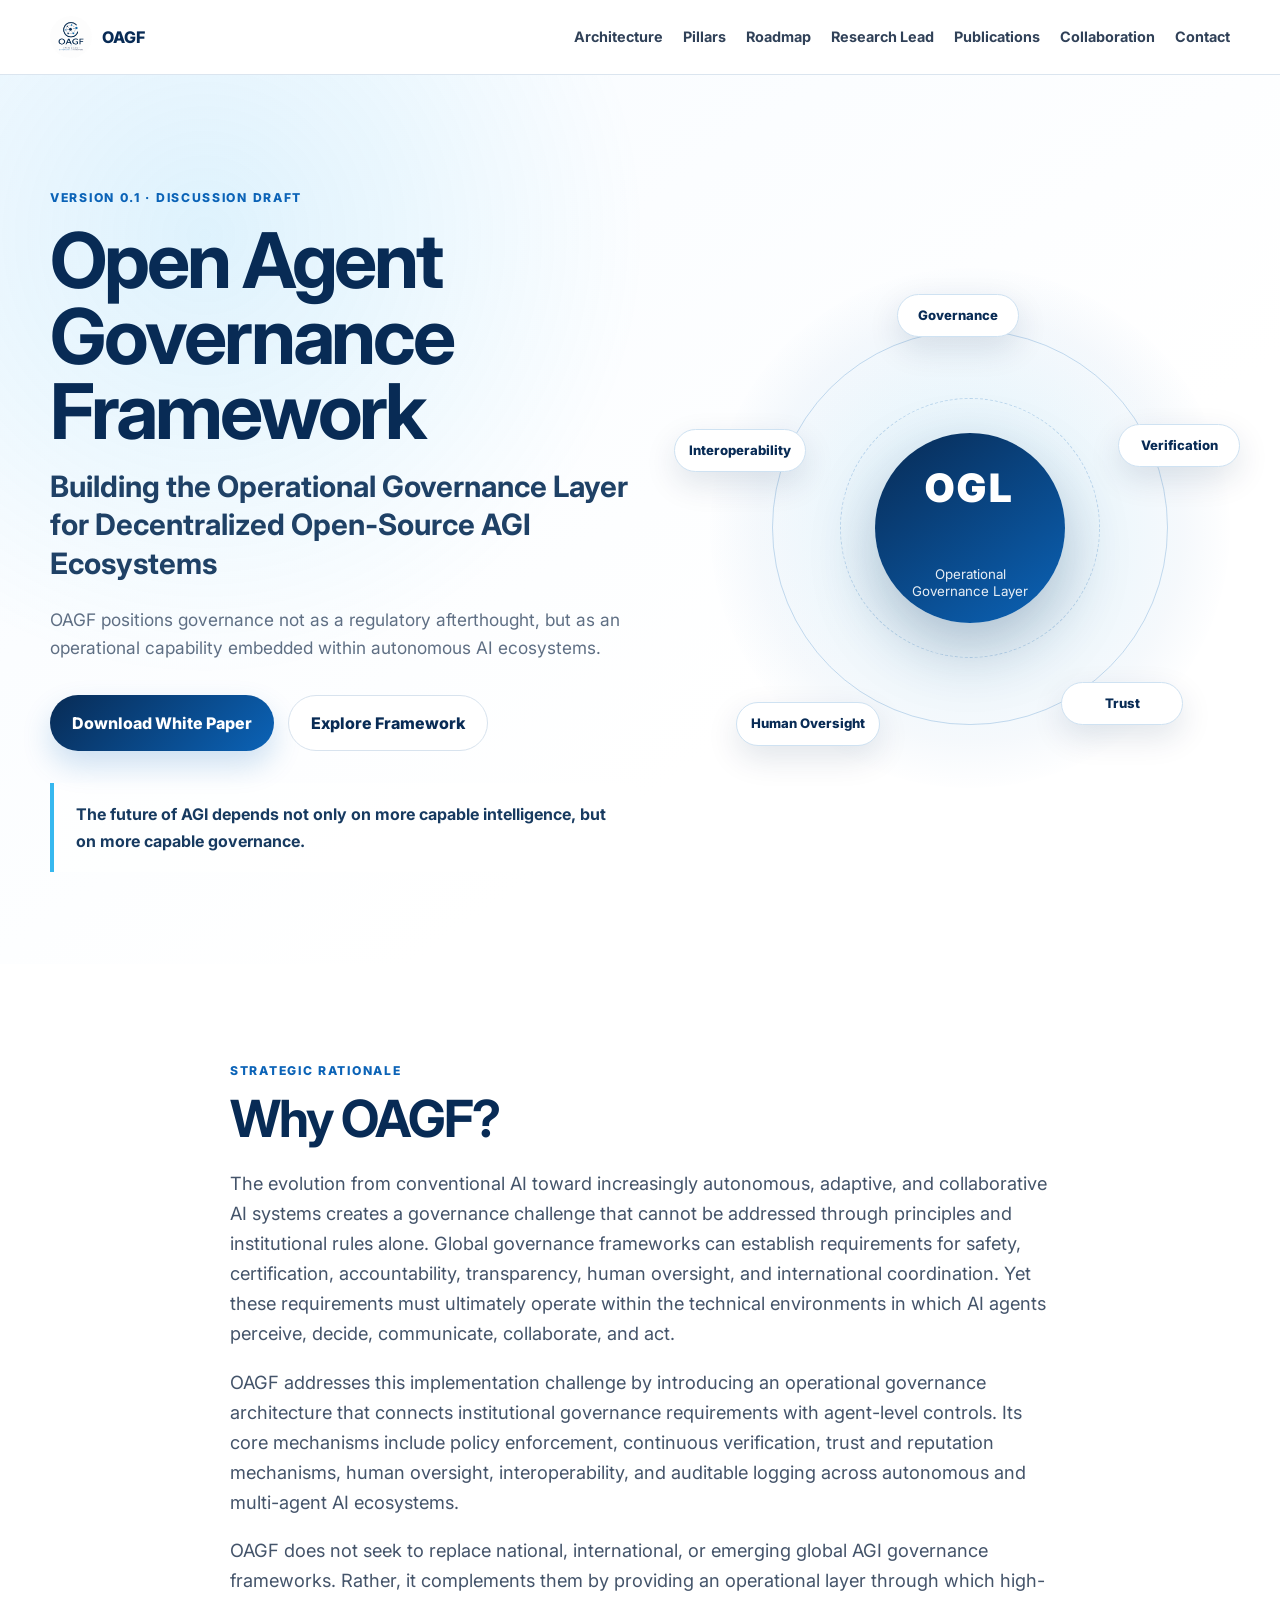
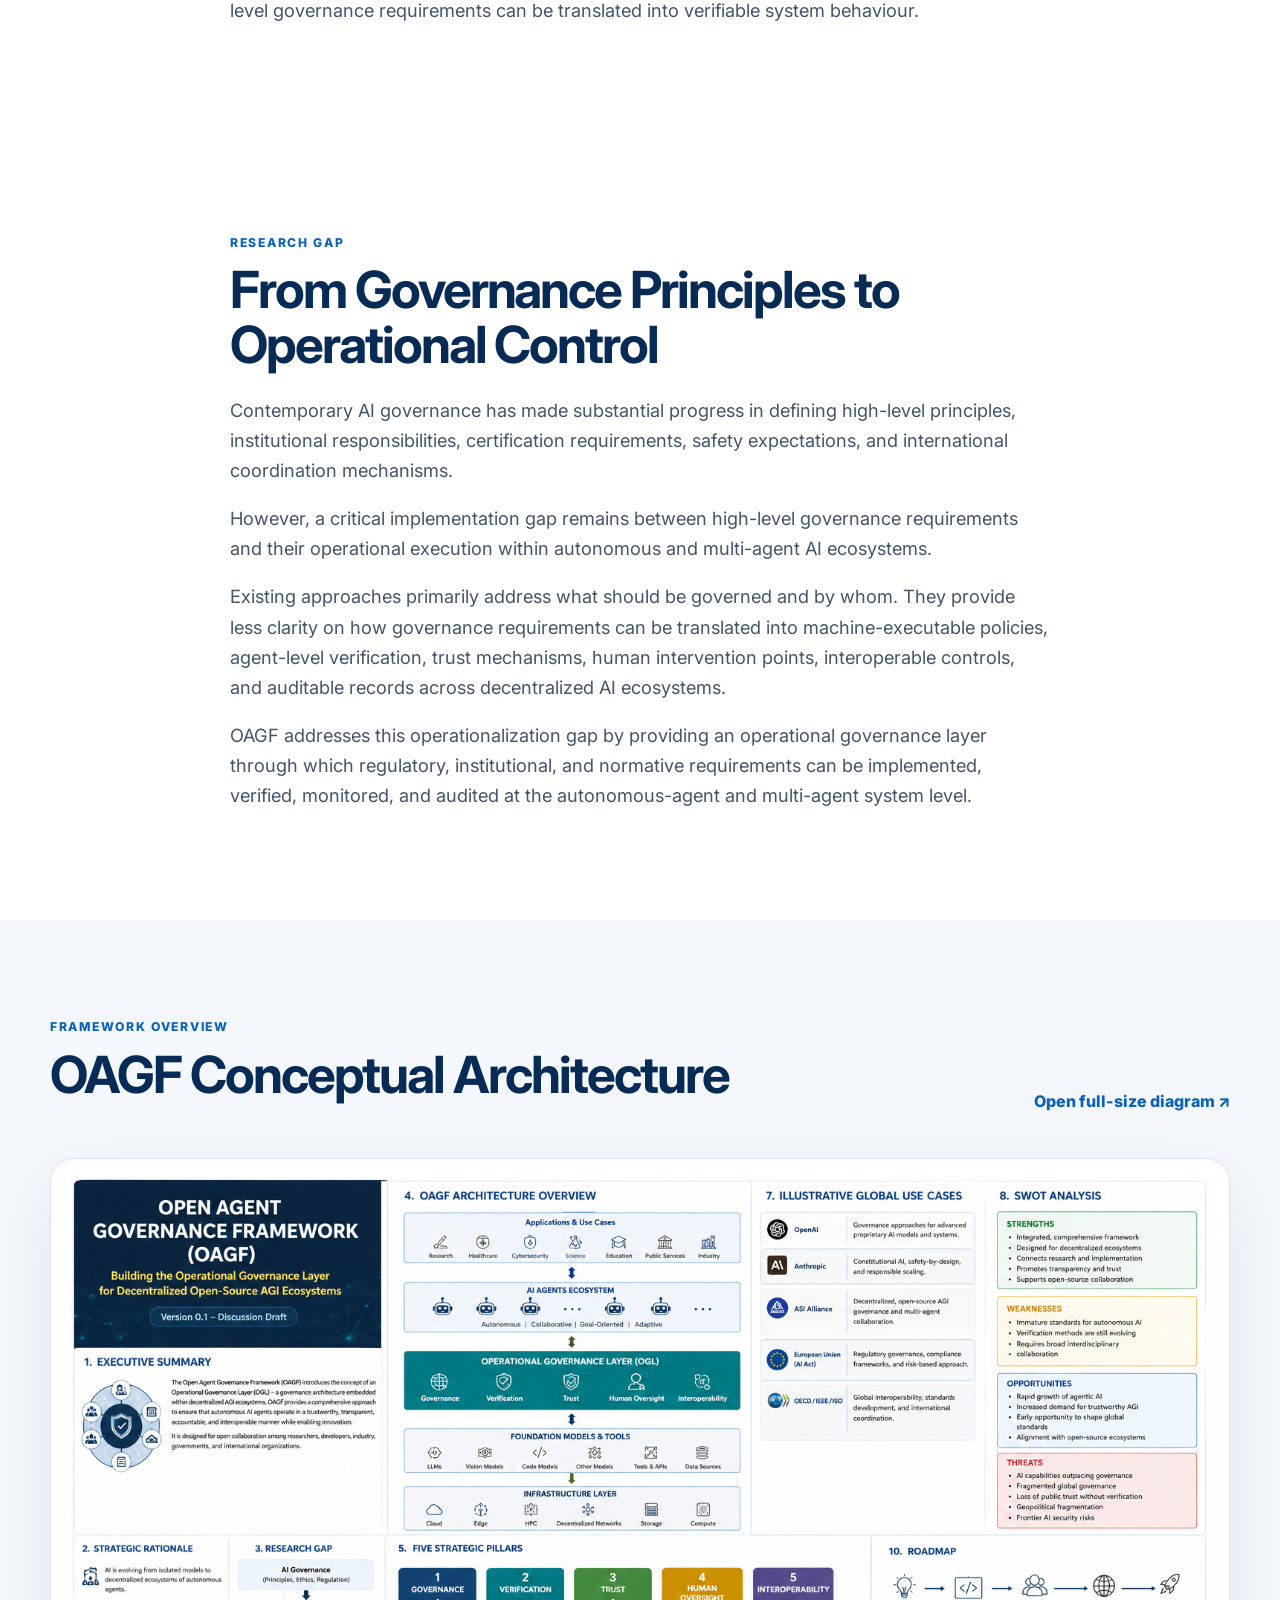
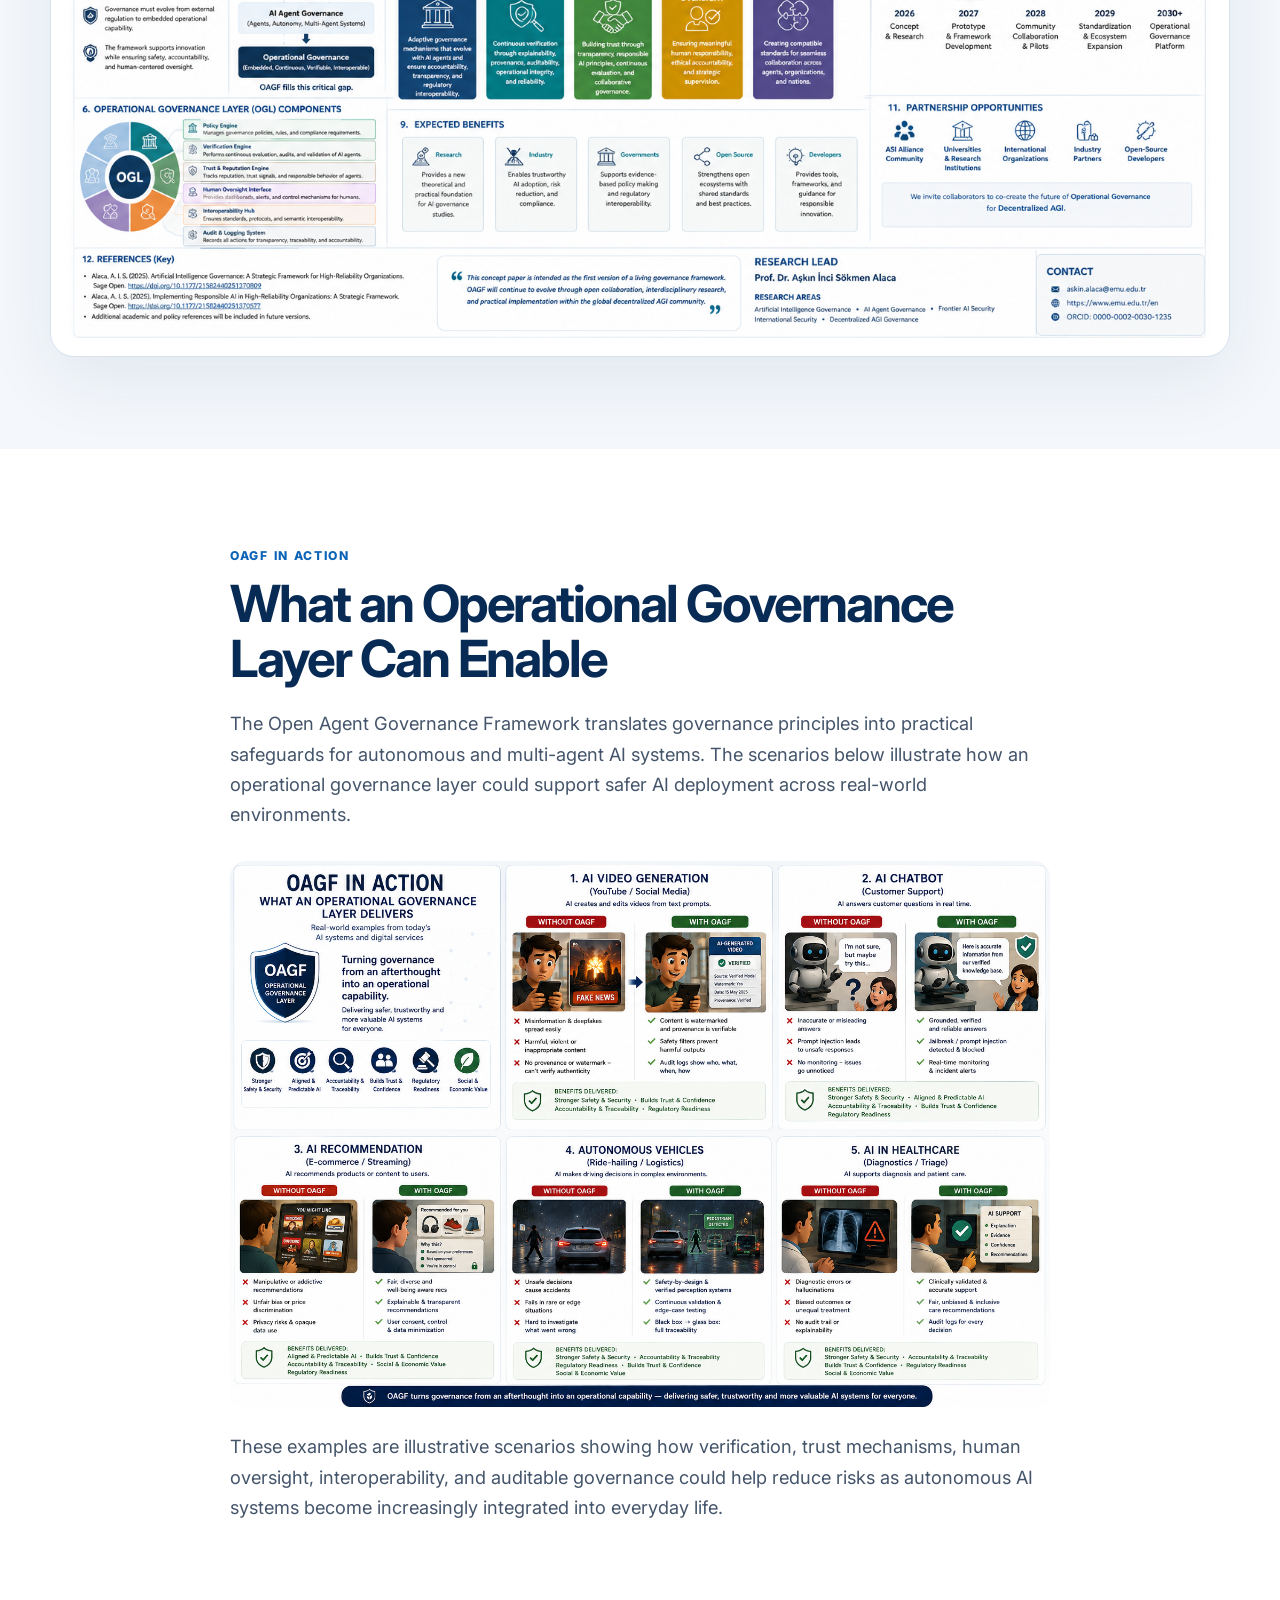
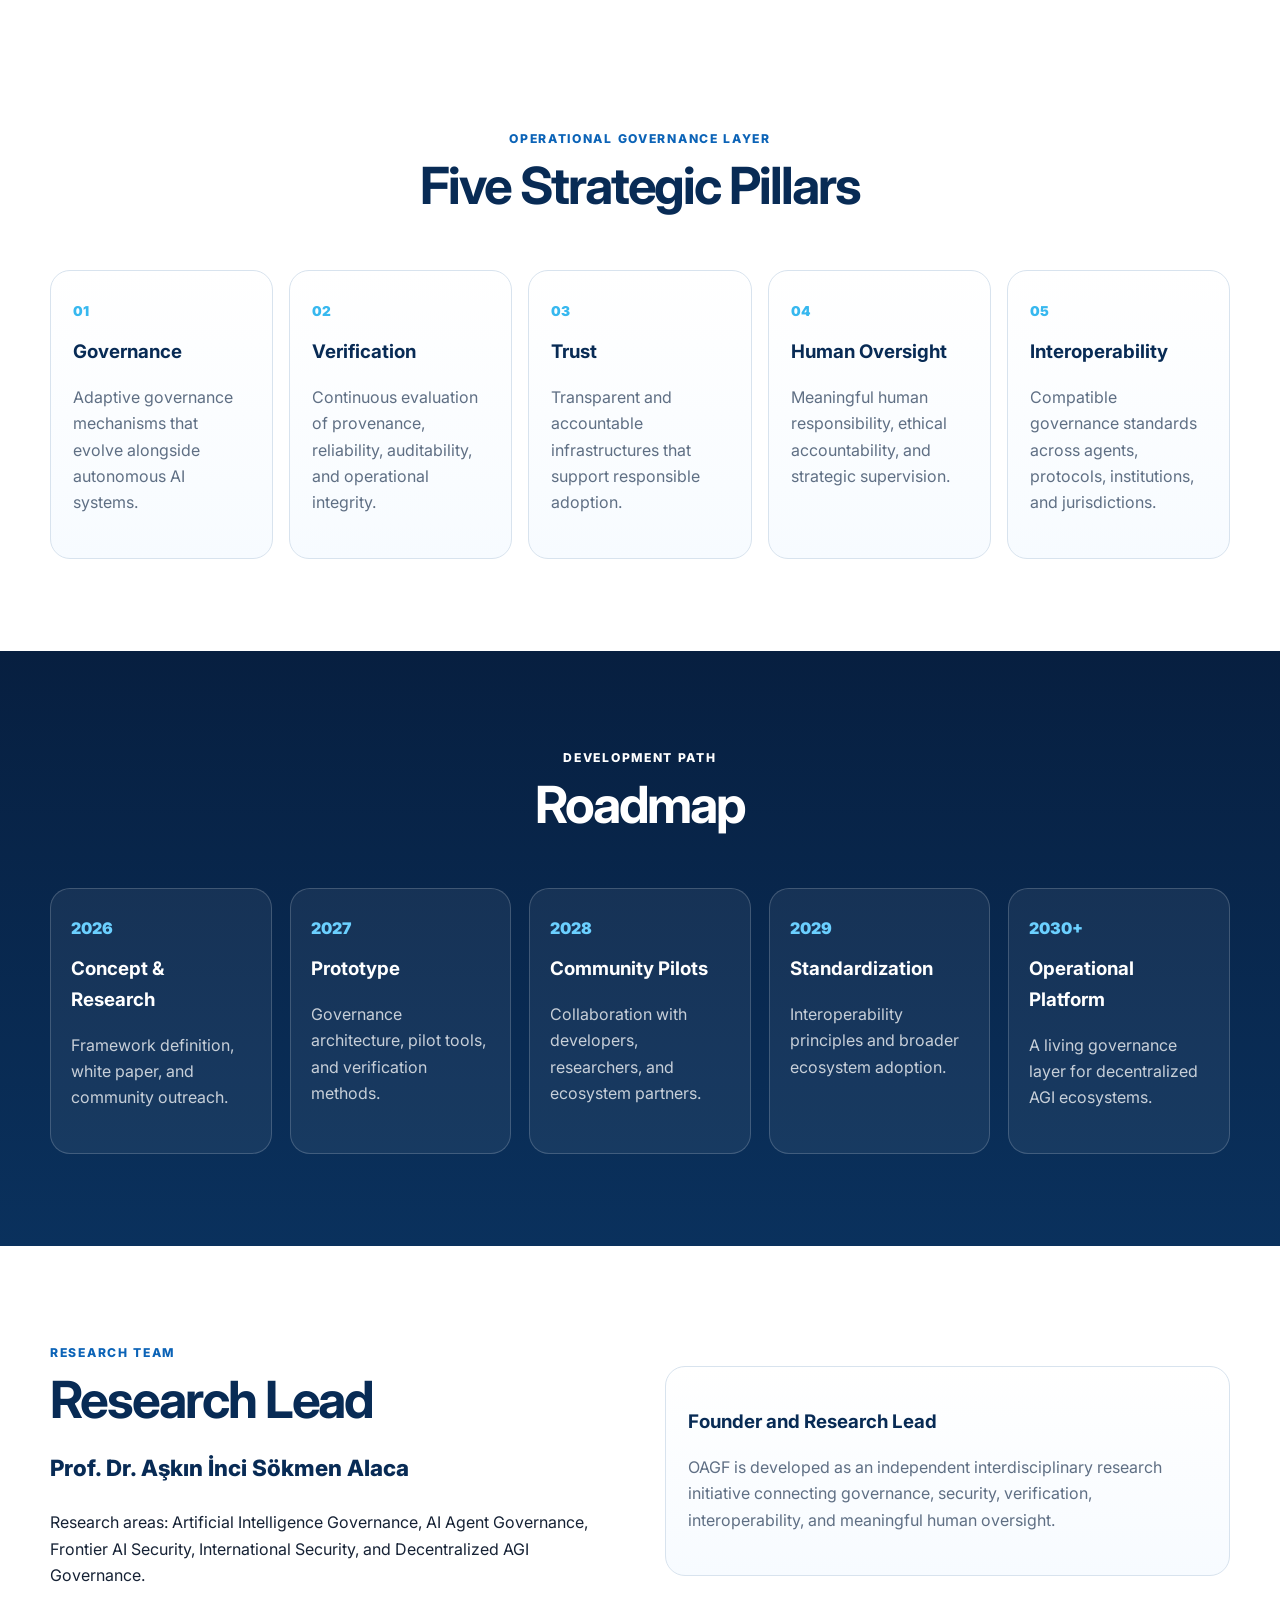
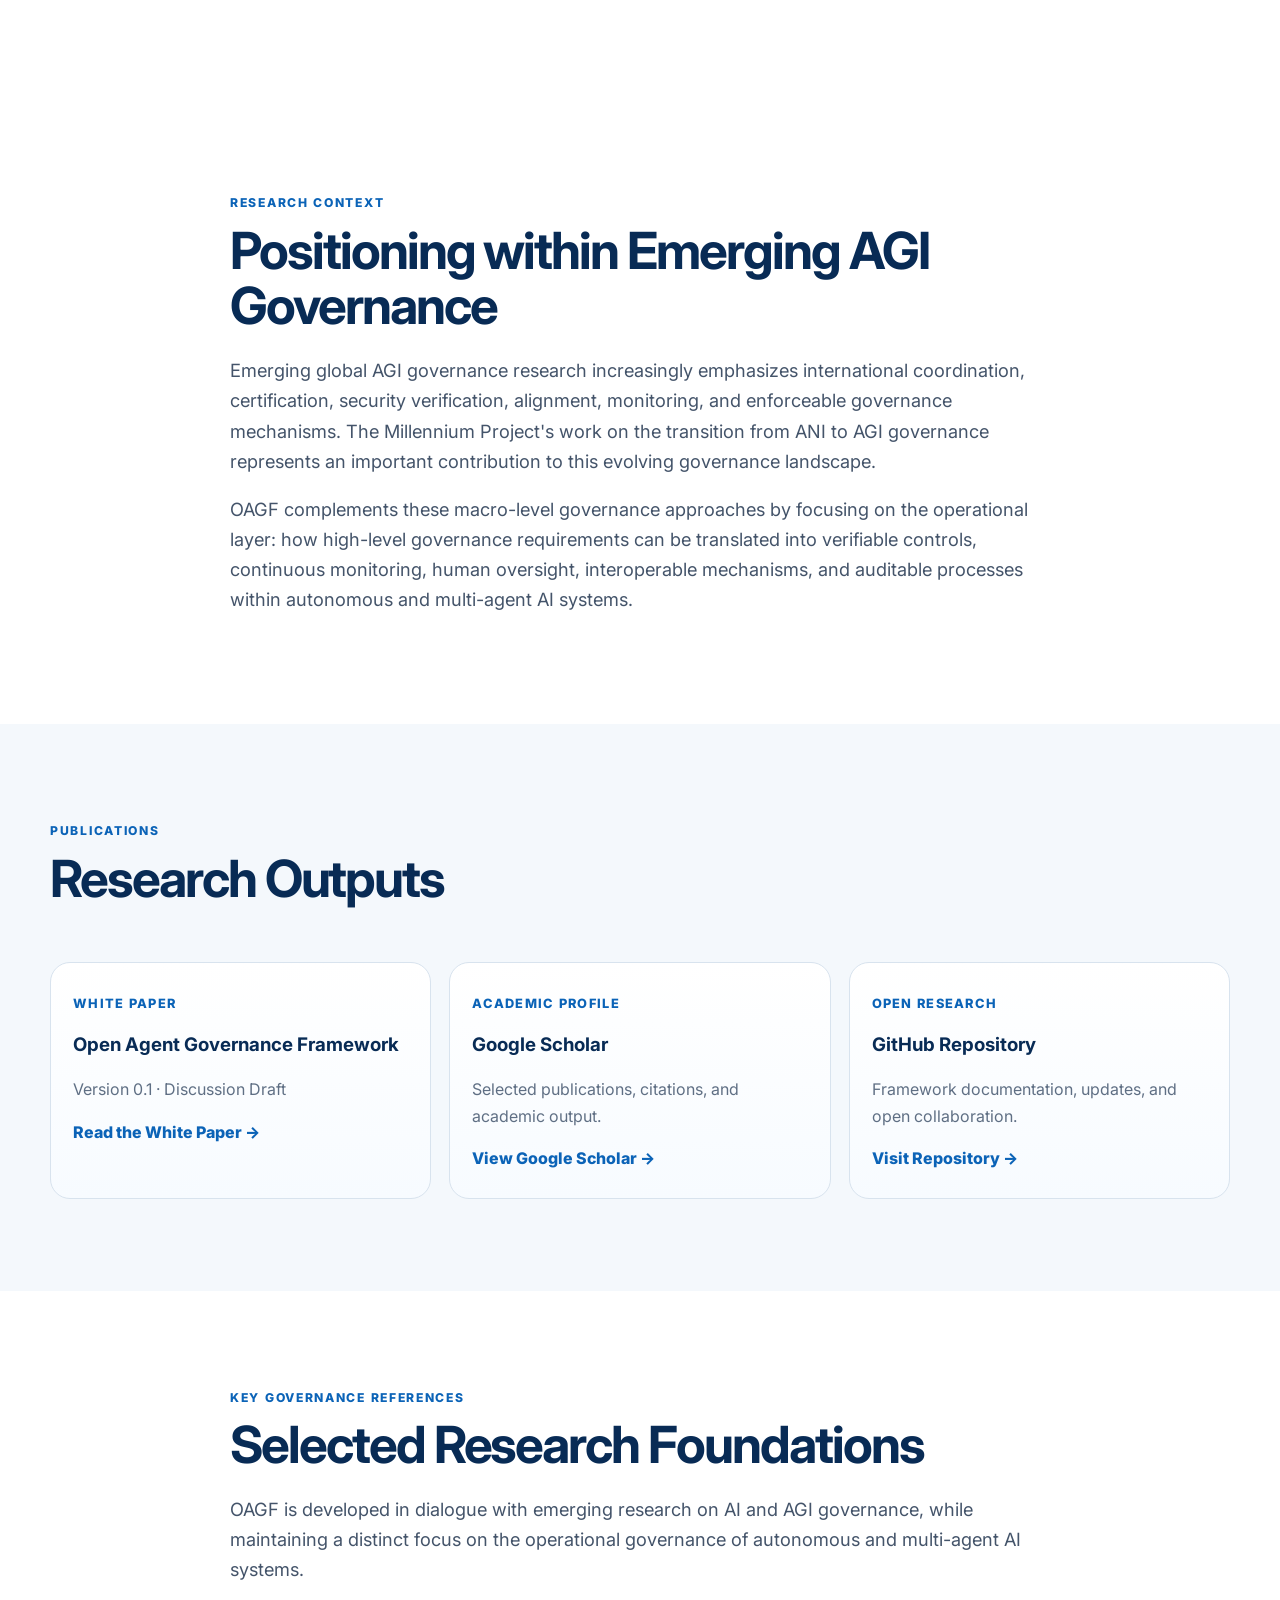
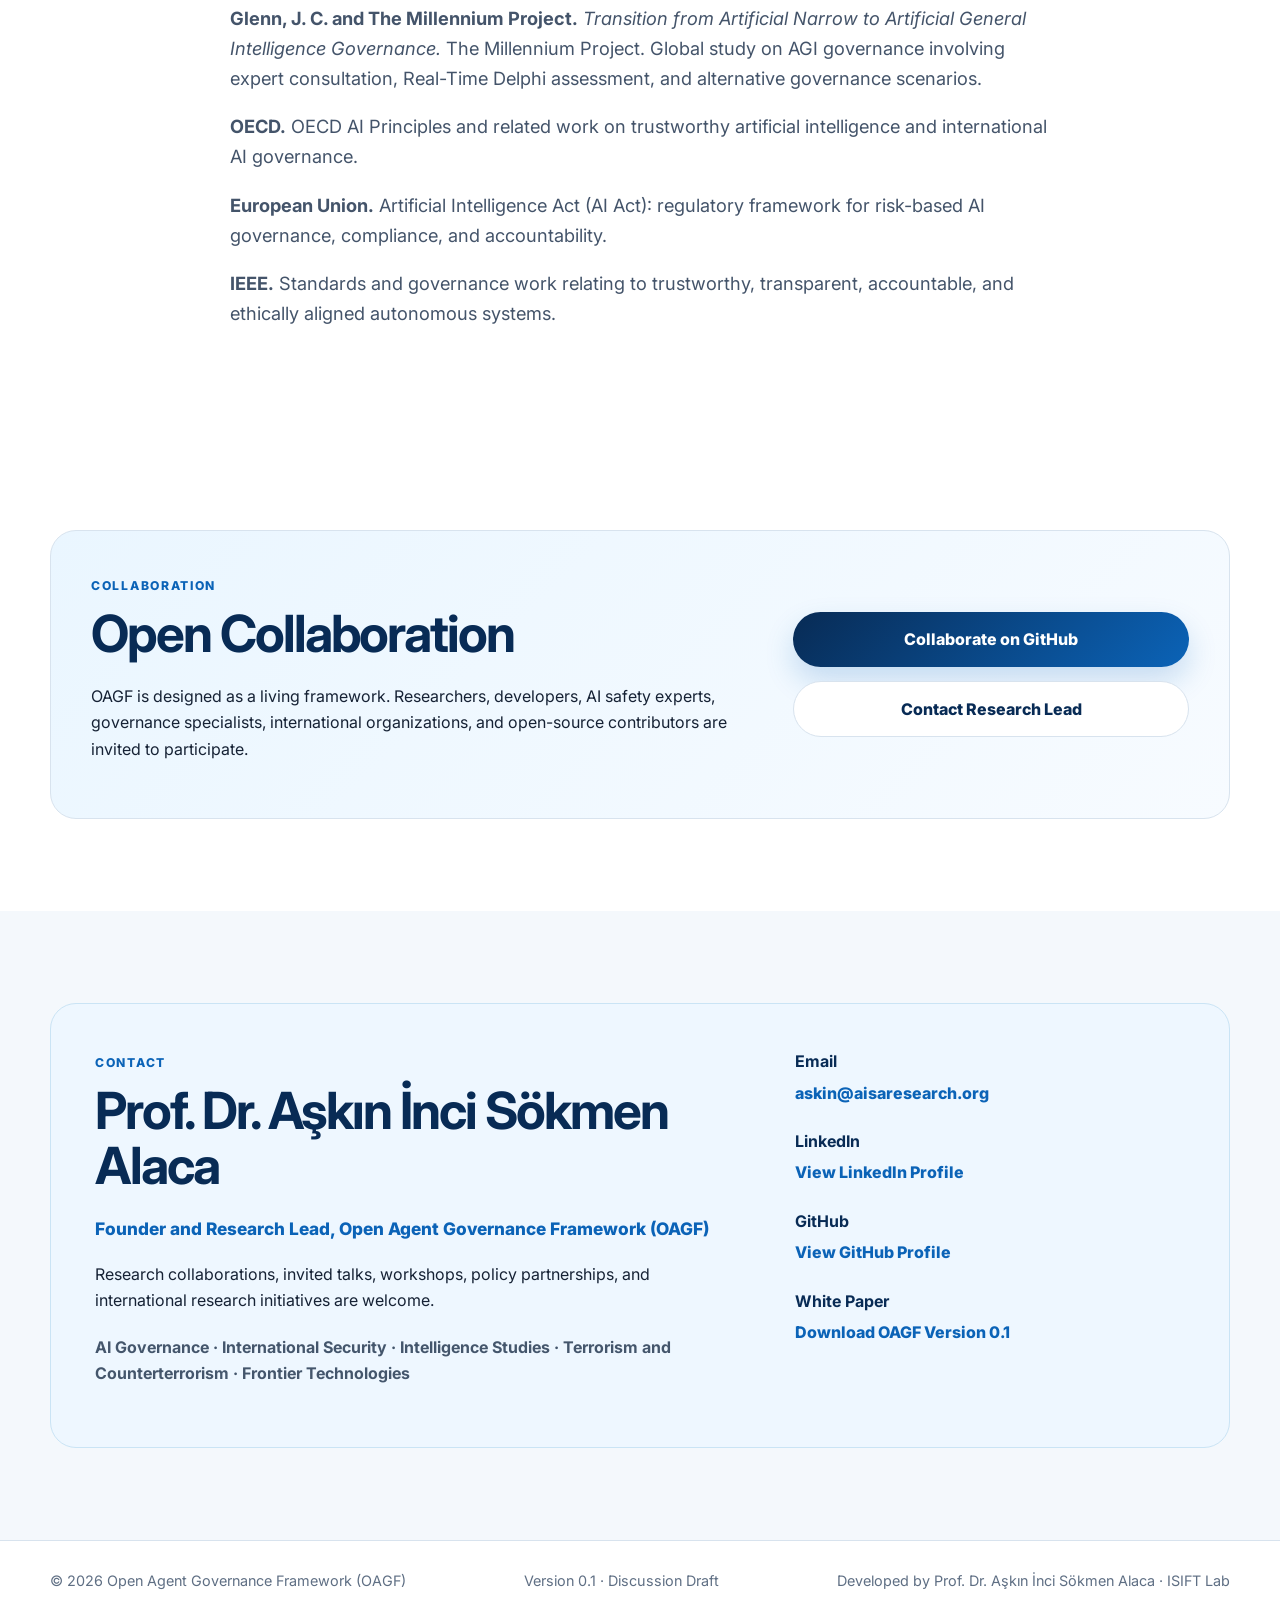
<file: index.html>
<!DOCTYPE html>
<html lang="en">
<head>
  <meta charset="UTF-8" />
  <meta name="viewport" content="width=device-width, initial-scale=1.0" />
  <meta
    name="description"
    content="Open Agent Governance Framework (OAGF) — Building the Operational Governance Layer for Decentralized Open-Source AGI Ecosystems."
  />
  <title>OAGF | Open Agent Governance Framework</title>

  <!-- Keep this tag in place for Google Search Console verification. -->
  <meta
    name="google-site-verification"
    content="tC07XgCm986Mgyky7GpLFYmx1Ecs_t-n-JoV5LPoYkk"
  />

  <link rel="preconnect" href="https://fonts.googleapis.com" />
  <link rel="preconnect" href="https://fonts.gstatic.com" crossorigin />
  <link
    href="https://fonts.googleapis.com/css2?family=Inter:wght@400;500;600;700;800&display=swap"
    rel="stylesheet"
  />
  <link rel="stylesheet" href="styles.css" />
</head>

<body>
  <header class="site-header">
    <div class="container nav-wrap">
      <a class="brand" href="#home" aria-label="OAGF home">
        <img src="logo.png" alt="OAGF logo" />
        <span>OAGF</span>
      </a>

      <nav class="nav" aria-label="Primary navigation">
        <a href="#architecture">Architecture</a>
        <a href="#pillars">Pillars</a>
        <a href="#roadmap">Roadmap</a>
        <a href="#team">Research Lead</a>
        <a href="#publications">Publications</a>
        <a href="#collaboration">Collaboration</a>
        <a href="#contact">Contact</a>
      </nav>
    </div>
  </header>

  <main>
    <section id="home" class="hero">
      <div class="hero-glow hero-glow-a"></div>
      <div class="hero-glow hero-glow-b"></div>

      <div class="container hero-grid">
        <div class="hero-copy">
          <span class="eyebrow">Version 0.1 · Discussion Draft</span>

          <h1>Open Agent Governance Framework</h1>

          <p class="hero-subtitle">
            Building the Operational Governance Layer for Decentralized
            Open-Source AGI Ecosystems
          </p>

          <p class="hero-text">
            OAGF positions governance not as a regulatory afterthought, but as
            an operational capability embedded within autonomous AI ecosystems.
          </p>

          <div class="hero-actions">
            <a
              class="btn btn-primary"
              href="Open%20Agent%20Governance%20Framework.pdf"
              target="_blank"
              rel="noopener"
            >
              Download White Paper
            </a>

            <a class="btn btn-secondary" href="#architecture">
              Explore Framework
            </a>
          </div>

          <blockquote>
            The future of AGI depends not only on more capable intelligence,
            but on more capable governance.
          </blockquote>
        </div>

        <div
          class="hero-visual"
          aria-label="Animated Operational Governance Layer diagram"
        >
          <div class="orbit orbit-1"></div>
          <div class="orbit orbit-2"></div>

          <div class="core">
            <span>OGL</span>
            <small>Operational Governance Layer</small>
          </div>

          <div class="node node-1">Governance</div>
          <div class="node node-2">Verification</div>
          <div class="node node-3">Trust</div>
          <div class="node node-4">Human Oversight</div>
          <div class="node node-5">Interoperability</div>
        </div>
      </div>
    </section>

    <section class="section intro">
      <div class="container narrow">
        <span class="section-kicker">Strategic Rationale</span>
        <h2>Why OAGF?</h2>

       <p>
  The evolution from conventional AI toward increasingly autonomous,
  adaptive, and collaborative AI systems creates a governance challenge
  that cannot be addressed through principles and institutional rules alone.
  Global governance frameworks can establish requirements for safety,
  certification, accountability, transparency, human oversight, and
  international coordination. Yet these requirements must ultimately operate
  within the technical environments in which AI agents perceive, decide,
  communicate, collaborate, and act.
</p>

<p>
  OAGF addresses this implementation challenge by introducing an operational
  governance architecture that connects institutional governance requirements
  with agent-level controls. Its core mechanisms include policy enforcement,
  continuous verification, trust and reputation mechanisms, human oversight,
  interoperability, and auditable logging across autonomous and multi-agent
  AI ecosystems.
</p>

<p>
  OAGF does not seek to replace national, international, or emerging global
  AGI governance frameworks. Rather, it complements them by providing an
  operational layer through which high-level governance requirements can be
  translated into verifiable system behaviour.
</p>

      
      </div>
    </section>
<section class="section intro">
  <div class="container narrow">
    <span class="section-kicker">Research Gap</span>
    <h2>From Governance Principles to Operational Control</h2>

    <p>
      Contemporary AI governance has made substantial progress in defining
      high-level principles, institutional responsibilities, certification
      requirements, safety expectations, and international coordination
      mechanisms.
    </p>

    <p>
      However, a critical implementation gap remains between high-level
      governance requirements and their operational execution within
      autonomous and multi-agent AI ecosystems.
    </p>

    <p>
      Existing approaches primarily address what should be governed and by
      whom. They provide less clarity on how governance requirements can be
      translated into machine-executable policies, agent-level verification,
      trust mechanisms, human intervention points, interoperable controls,
      and auditable records across decentralized AI ecosystems.
    </p>

    <p>
      OAGF addresses this operationalization gap by providing an operational
      governance layer through which regulatory, institutional, and normative
      requirements can be implemented, verified, monitored, and audited at
      the autonomous-agent and multi-agent system level.
    </p>
  </div>
</section>
    <section id="architecture" class="section architecture-section">
      <div class="container">
        <div class="section-heading">
          <div>
            <span class="section-kicker">Framework Overview</span>
            <h2>OAGF Conceptual Architecture</h2>
          </div>

          <a
            class="text-link"
            href="architecture.png"
            target="_blank"
            rel="noopener"
          >
            Open full-size diagram ↗
          </a>
        </div>

        <div class="architecture-card">
          <img
            src="architecture.png"
            alt="OAGF conceptual architecture, pillars, use cases, SWOT analysis, and roadmap"
          />
        </div>
      </div>
    </section>
<!-- OAGF IN ACTION -->
<section id="oagf-in-action" class="section intro">
  <div class="container narrow">

    <span class="section-kicker">OAGF in Action</span>
    <h2>What an Operational Governance Layer Can Enable</h2>

    <p>
      The Open Agent Governance Framework translates governance principles
      into practical safeguards for autonomous and multi-agent AI systems.
      The scenarios below illustrate how an operational governance layer
      could support safer AI deployment across real-world environments.
    </p>

    <div style="margin-top: 32px; text-align: center;">
      <img
        src="oagf-in-action.png.png"
        alt="OAGF in Action – real-world applications and benefits of an operational AI governance layer"
        style="width: 100%; max-width: 1100px; height: auto; border-radius: 16px;"
      />
    </div>

    <p style="margin-top: 24px;">
      These examples are illustrative scenarios showing how verification,
      trust mechanisms, human oversight, interoperability, and auditable
      governance could help reduce risks as autonomous AI systems become
      increasingly integrated into everyday life.
    </p>

  </div>
</section>
    <section id="pillars" class="section pillars-section">
      <div class="container">
        <div class="section-heading centered">
          <div>
            <span class="section-kicker">Operational Governance Layer</span>
            <h2>Five Strategic Pillars</h2>
          </div>
        </div>

        <div class="pillars-grid">
          <article class="pillar-card">
            <span class="pillar-number">01</span>
            <h3>Governance</h3>
            <p>
              Adaptive governance mechanisms that evolve alongside autonomous
              AI systems.
            </p>
          </article>

          <article class="pillar-card">
            <span class="pillar-number">02</span>
            <h3>Verification</h3>
            <p>
              Continuous evaluation of provenance, reliability, auditability,
              and operational integrity.
            </p>
          </article>

          <article class="pillar-card">
            <span class="pillar-number">03</span>
            <h3>Trust</h3>
            <p>
              Transparent and accountable infrastructures that support
              responsible adoption.
            </p>
          </article>

          <article class="pillar-card">
            <span class="pillar-number">04</span>
            <h3>Human Oversight</h3>
            <p>
              Meaningful human responsibility, ethical accountability, and
              strategic supervision.
            </p>
          </article>

          <article class="pillar-card">
            <span class="pillar-number">05</span>
            <h3>Interoperability</h3>
            <p>
              Compatible governance standards across agents, protocols,
              institutions, and jurisdictions.
            </p>
          </article>
        </div>
      </div>
    </section>

    <section id="roadmap" class="section roadmap-section">
      <div class="container">
        <div class="section-heading centered">
          <div>
            <span class="section-kicker light">Development Path</span>
            <h2>Roadmap</h2>
          </div>
        </div>

        <div class="timeline">
          <div class="milestone">
            <span>2026</span>
            <h3>Concept & Research</h3>
            <p>Framework definition, white paper, and community outreach.</p>
          </div>

          <div class="milestone">
            <span>2027</span>
            <h3>Prototype</h3>
            <p>Governance architecture, pilot tools, and verification methods.</p>
          </div>

          <div class="milestone">
            <span>2028</span>
            <h3>Community Pilots</h3>
            <p>
              Collaboration with developers, researchers, and ecosystem
              partners.
            </p>
          </div>

          <div class="milestone">
            <span>2029</span>
            <h3>Standardization</h3>
            <p>
              Interoperability principles and broader ecosystem adoption.
            </p>
          </div>

          <div class="milestone">
            <span>2030+</span>
            <h3>Operational Platform</h3>
            <p>
              A living governance layer for decentralized AGI ecosystems.
            </p>
          </div>
        </div>
      </div>
    </section>

    <section id="team" class="section team-section">
      <div class="container team-grid">
        <div>
          <span class="section-kicker">Research Team</span>
          <h2>Research Lead</h2>

          <p class="lead-name">Prof. Dr. Aşkın İnci Sökmen Alaca</p>

          <p>
            Research areas: Artificial Intelligence Governance, AI Agent
            Governance, Frontier AI Security, International Security, and
            Decentralized AGI Governance.
          </p>
        </div>

        <div class="profile-card">
          <h3>Founder and Research Lead</h3>
          <p>
            OAGF is developed as an independent interdisciplinary research
            initiative connecting governance, security, verification,
            interoperability, and meaningful human oversight.
          </p>
        </div>
      </div>
    </section>
<section class="section intro">
  <div class="container narrow">
    <span class="section-kicker">Research Context</span>
    <h2>Positioning within Emerging AGI Governance</h2>

    <p>
      Emerging global AGI governance research increasingly emphasizes
      international coordination, certification, security verification,
      alignment, monitoring, and enforceable governance mechanisms.
      The Millennium Project's work on the transition from ANI to AGI
      governance represents an important contribution to this evolving
      governance landscape.
    </p>

    <p>
      OAGF complements these macro-level governance approaches by focusing
      on the operational layer: how high-level governance requirements can
      be translated into verifiable controls, continuous monitoring,
      human oversight, interoperable mechanisms, and auditable processes
      within autonomous and multi-agent AI systems.
    </p>
  </div>
</section>
    <section id="publications" class="section publications-section">
      <div class="container">
        <div class="section-heading">
          <div>
            <span class="section-kicker">Publications</span>
            <h2>Research Outputs</h2>
          </div>
        </div>

        <div class="publication-grid">
          <article class="publication-card">
            <span>White Paper</span>
            <h3>Open Agent Governance Framework</h3>
            <p>Version 0.1 · Discussion Draft</p>
            <a
              href="Open%20Agent%20Governance%20Framework.pdf"
              target="_blank"
              rel="noopener"
            >
              Read the White Paper →
            </a>
          </article>

          <article class="publication-card">
            <span>Academic Profile</span>
            <h3>Google Scholar</h3>
            <p>Selected publications, citations, and academic output.</p>
            <a
              href="https://scholar.google.com/citations?user=6kSayUMAAAAJ"
              target="_blank"
              rel="noopener"
            >
              View Google Scholar →
            </a>
          </article>

          <article class="publication-card">
            <span>Open Research</span>
            <h3>GitHub Repository</h3>
            <p>Framework documentation, updates, and open collaboration.</p>
            <a
              href="https://github.com/profdraskinincisokmen-hash/Open-Agent-Governance-Framework"
              target="_blank"
              rel="noopener"
            >
              Visit Repository →
            </a>
          </article>
        </div>
      </div>
    </section>
<section class="section intro">
  <div class="container narrow">
    <span class="section-kicker">Key Governance References</span>
    <h2>Selected Research Foundations</h2>

    <p>
      OAGF is developed in dialogue with emerging research on AI and AGI
      governance, while maintaining a distinct focus on the operational
      governance of autonomous and multi-agent AI systems.
    </p>

    <p>
      <strong>Glenn, J. C. and The Millennium Project.</strong>
      <em>Transition from Artificial Narrow to Artificial General Intelligence Governance.</em>
      The Millennium Project. Global study on AGI governance involving
      expert consultation, Real-Time Delphi assessment, and alternative
      governance scenarios.
    </p>

    <p>
      <strong>OECD.</strong>
      OECD AI Principles and related work on trustworthy artificial
      intelligence and international AI governance.
    </p>

    <p>
      <strong>European Union.</strong>
      Artificial Intelligence Act (AI Act): regulatory framework for
      risk-based AI governance, compliance, and accountability.
    </p>

    <p>
      <strong>IEEE.</strong>
      Standards and governance work relating to trustworthy,
      transparent, accountable, and ethically aligned autonomous systems.
    </p>
  </div>
</section>
    <section id="collaboration" class="section collaboration-section">
      <div class="container collaboration-card">
        <div>
          <span class="section-kicker">Collaboration</span>
          <h2>Open Collaboration</h2>

          <p>
            OAGF is designed as a living framework. Researchers, developers, AI
            safety experts, governance specialists, international
            organizations, and open-source contributors are invited to
            participate.
          </p>
        </div>

        <div class="collaboration-actions">
          <a
            class="btn btn-primary"
            href="https://github.com/profdraskinincisokmen-hash/Open-Agent-Governance-Framework"
            target="_blank"
            rel="noopener"
          >
            Collaborate on GitHub
          </a>

          <a class="btn btn-secondary" href="#contact">
            Contact Research Lead
          </a>
        </div>
      </div>
    </section>

    <section id="contact" class="section contact-section">
      <div class="container contact-card">
        <div class="contact-intro">
          <span class="section-kicker">Contact</span>

          <h2>Prof. Dr. Aşkın İnci Sökmen Alaca</h2>

          <p class="contact-role">
            Founder and Research Lead, Open Agent Governance Framework (OAGF)
          </p>

          <p>
            Research collaborations, invited talks, workshops, policy
            partnerships, and international research initiatives are welcome.
          </p>

          <p class="contact-fields">
            AI Governance · International Security · Intelligence Studies ·
            Terrorism and Counterterrorism · Frontier Technologies
          </p>
        </div>

        <div class="contact-links">
          <div class="contact-item">
            <strong>Email</strong>
            <a href="mailto:askin@aisaresearch.org">
              askin@aisaresearch.org
            </a>
          </div>

          <div class="contact-item">
            <strong>LinkedIn</strong>
            <a
              href="https://www.linkedin.com/in/prof-dr-askin-inci-sokmen-alaca-07b84b4/"
              target="_blank"
              rel="noopener"
            >
              View LinkedIn Profile
            </a>
          </div>

          <div class="contact-item">
            <strong>GitHub</strong>
            <a
              href="https://github.com/profdraskinincisokmen-hash"
              target="_blank"
              rel="noopener"
            >
              View GitHub Profile
            </a>
          </div>

          <div class="contact-item">
            <strong>White Paper</strong>
            <a
              href="Open%20Agent%20Governance%20Framework.pdf"
              target="_blank"
              rel="noopener"
            >
              Download OAGF Version 0.1
            </a>
          </div>
        </div>
      </div>
    </section>
  </main>

  <footer>
    <div class="container footer-wrap">
      <span>© 2026 Open Agent Governance Framework (OAGF)</span>
      <span>Version 0.1 · Discussion Draft</span>
      <span>Developed by Prof. Dr. Aşkın İnci Sökmen Alaca · ISIFT Lab</span>
    </div>
  </footer>

  <script src="script.js"></script>
</body>
</html>
</file>
<file: styles.css>
/* OAGF clean website stylesheet */
:root {
  --navy: #082b55;
  --blue: #0b63b7;
  --cyan: #37b8ef;
  --ink: #162235;
  --muted: #5f6f84;
  --line: #d8e3ee;
  --soft: #f4f8fc;
  --white: #ffffff;
}

* {
  box-sizing: border-box;
}

html {
  scroll-behavior: smooth;
}

body {
  margin: 0;
  font-family: Inter, system-ui, -apple-system, BlinkMacSystemFont, "Segoe UI",
    sans-serif;
  color: var(--ink);
  background: var(--white);
  line-height: 1.65;
}

img {
  display: block;
  max-width: 100%;
}

a {
  color: inherit;
}

.container {
  width: min(1180px, calc(100% - 40px));
  margin: 0 auto;
}

.narrow {
  max-width: 820px;
}

.site-header {
  position: sticky;
  top: 0;
  z-index: 50;
  background: rgba(255, 255, 255, 0.94);
  backdrop-filter: blur(14px);
  border-bottom: 1px solid rgba(216, 227, 238, 0.9);
}

.nav-wrap {
  min-height: 74px;
  display: flex;
  align-items: center;
  justify-content: space-between;
  gap: 28px;
}

.brand {
  display: flex;
  align-items: center;
  gap: 10px;
  text-decoration: none;
  color: var(--navy);
  font-weight: 800;
}

.brand img {
  width: 42px;
  height: 42px;
  object-fit: contain;
  border-radius: 50%;
}

.nav {
  display: flex;
  align-items: center;
  gap: 20px;
}

.nav a {
  text-decoration: none;
  color: #304158;
  font-size: 0.9rem;
  font-weight: 700;
}

.nav a:hover {
  color: var(--blue);
}

.hero {
  position: relative;
  overflow: hidden;
  padding: 108px 0 92px;
  background:
    radial-gradient(circle at 16% 18%, rgba(55, 184, 239, 0.14), transparent 34%),
    linear-gradient(145deg, #f7fbff 0%, #ffffff 66%);
}

.hero-grid {
  display: grid;
  grid-template-columns: 1.08fr 0.92fr;
  gap: 70px;
  align-items: center;
}

.eyebrow,
.section-kicker {
  display: inline-flex;
  text-transform: uppercase;
  letter-spacing: 0.14em;
  color: var(--blue);
  font-weight: 800;
  font-size: 0.76rem;
}

.hero h1,
.section h2 {
  color: var(--navy);
  letter-spacing: -0.04em;
}

.hero h1 {
  margin: 14px 0 18px;
  font-size: clamp(3rem, 6vw, 5.6rem);
  line-height: 0.98;
}

.hero-subtitle {
  margin: 0 0 24px;
  color: #1f4166;
  font-size: clamp(1.24rem, 2.3vw, 1.95rem);
  line-height: 1.3;
  font-weight: 700;
}

.hero-text {
  max-width: 720px;
  color: var(--muted);
  font-size: 1.08rem;
}

.hero-actions {
  display: flex;
  flex-wrap: wrap;
  gap: 14px;
  margin: 32px 0;
}

.btn {
  display: inline-flex;
  align-items: center;
  justify-content: center;
  padding: 14px 22px;
  border-radius: 999px;
  text-decoration: none;
  font-weight: 800;
  transition:
    transform 0.2s ease,
    box-shadow 0.2s ease;
}

.btn:hover {
  transform: translateY(-2px);
}

.btn-primary {
  color: var(--white);
  background: linear-gradient(135deg, var(--navy), var(--blue));
  box-shadow: 0 14px 30px rgba(11, 99, 183, 0.2);
}

.btn-secondary {
  color: var(--navy);
  background: var(--white);
  border: 1px solid var(--line);
}

blockquote {
  margin: 30px 0 0;
  padding: 18px 22px;
  border-left: 4px solid var(--cyan);
  border-radius: 0 14px 14px 0;
  background: rgba(255, 255, 255, 0.75);
  color: #173a60;
  font-weight: 700;
}

.hero-visual {
  position: relative;
  width: min(520px, 90vw);
  aspect-ratio: 1;
  margin: 0 auto;
  border-radius: 50%;
  background:
    radial-gradient(circle, rgba(55, 184, 239, 0.16), rgba(11, 99, 183, 0.04) 58%, transparent 72%);
}

.core {
  position: absolute;
  top: 50%;
  left: 50%;
  z-index: 5;
  width: 190px;
  height: 190px;
  transform: translate(-50%, -50%);
  border-radius: 50%;
  display: grid;
  place-items: center;
  text-align: center;
  color: var(--white);
  background: linear-gradient(145deg, var(--navy), var(--blue));
  box-shadow: 0 25px 65px rgba(8, 43, 85, 0.28);
}

.core span {
  font-size: 2.45rem;
  font-weight: 900;
  letter-spacing: 0.08em;
}

.core small {
  width: 125px;
  line-height: 1.25;
  opacity: 0.9;
}

.orbit {
  position: absolute;
  inset: 12%;
  border-radius: 50%;
  border: 1px solid rgba(11, 99, 183, 0.22);
  animation: spin 20s linear infinite;
}

.orbit-2 {
  inset: 25%;
  border-style: dashed;
  animation-duration: 13s;
  animation-direction: reverse;
}

.node {
  position: absolute;
  z-index: 6;
  min-width: 122px;
  padding: 10px 14px;
  border: 1px solid #cfe2f2;
  border-radius: 999px;
  background: var(--white);
  color: var(--navy);
  text-align: center;
  font-size: 0.82rem;
  font-weight: 800;
  box-shadow: 0 12px 32px rgba(8, 43, 85, 0.12);
  animation: float 4s ease-in-out infinite;
}

.node-1 {
  top: 5%;
  left: 36%;
}

.node-2 {
  top: 30%;
  right: -2%;
  animation-delay: 0.6s;
}

.node-3 {
  right: 9%;
  bottom: 12%;
  animation-delay: 1.2s;
}

.node-4 {
  bottom: 8%;
  left: 5%;
  animation-delay: 1.8s;
}

.node-5 {
  top: 31%;
  left: -7%;
  animation-delay: 2.4s;
}

@keyframes spin {
  to {
    transform: rotate(360deg);
  }
}

@keyframes float {
  50% {
    transform: translateY(-7px);
  }
}

.section {
  padding: 92px 0;
}

.section h2 {
  margin: 8px 0 22px;
  font-size: clamp(2.1rem, 4vw, 3.4rem);
  line-height: 1.08;
}

.intro p {
  color: #44546a;
  font-size: 1.14rem;
}

.architecture-section,
.publications-section,
.contact-section {
  background: var(--soft);
}

.section-heading {
  display: flex;
  justify-content: space-between;
  gap: 24px;
  align-items: end;
  margin-bottom: 34px;
}

.section-heading.centered {
  justify-content: center;
  text-align: center;
}

.text-link {
  margin-bottom: 10px;
  color: var(--blue);
  font-weight: 800;
  text-decoration: none;
}

.architecture-card {
  padding: 18px;
  border: 1px solid var(--line);
  border-radius: 24px;
  background: var(--white);
  box-shadow: 0 24px 70px rgba(8, 43, 85, 0.08);
}

.pillars-grid {
  display: grid;
  grid-template-columns: repeat(5, 1fr);
  gap: 16px;
}

.pillar-card,
.publication-card,
.profile-card {
  padding: 26px 22px;
  border: 1px solid var(--line);
  border-radius: 20px;
  background: linear-gradient(180deg, var(--white), #f7fbff);
}

.pillar-number {
  color: var(--cyan);
  font-size: 0.85rem;
  font-weight: 900;
}

.pillar-card h3,
.publication-card h3,
.profile-card h3 {
  margin: 14px 0 10px;
  color: var(--navy);
}

.pillar-card p,
.publication-card p,
.profile-card p {
  color: var(--muted);
}

.roadmap-section {
  color: var(--white);
  background: linear-gradient(180deg, #071f40, #0a315d);
}

.roadmap-section h2,
.roadmap-section .section-kicker {
  color: var(--white);
}

.timeline {
  display: grid;
  grid-template-columns: repeat(5, 1fr);
  gap: 18px;
}

.milestone {
  padding: 26px 20px;
  border: 1px solid rgba(255, 255, 255, 0.18);
  border-radius: 20px;
  background: rgba(255, 255, 255, 0.06);
}

.milestone span {
  color: #6bd0ff;
  font-weight: 900;
}

.milestone h3 {
  margin: 12px 0;
}

.milestone p {
  color: rgba(255, 255, 255, 0.76);
}

.team-grid {
  display: grid;
  grid-template-columns: 1fr 1fr;
  gap: 50px;
  align-items: center;
}

.lead-name {
  color: var(--navy);
  font-size: 1.4rem;
  font-weight: 800;
}

.publication-grid {
  display: grid;
  grid-template-columns: repeat(3, 1fr);
  gap: 18px;
}

.publication-card span {
  color: var(--blue);
  font-size: 0.8rem;
  font-weight: 800;
  text-transform: uppercase;
  letter-spacing: 0.1em;
}

.publication-card a {
  color: var(--blue);
  font-weight: 800;
  text-decoration: none;
}

.collaboration-section {
  background: var(--white);
}

.collaboration-card {
  display: grid;
  grid-template-columns: 1.25fr 0.75fr;
  gap: 42px;
  align-items: center;
  padding: 40px;
  border: 1px solid var(--line);
  border-radius: 26px;
  background: linear-gradient(135deg, #eaf6ff, #f7fbff);
}

.collaboration-actions {
  display: flex;
  flex-direction: column;
  gap: 14px;
}

.contact-card {
  display: grid;
  grid-template-columns: 1.25fr 0.75fr;
  gap: 50px;
  align-items: start;
  padding: 44px;
  border: 1px solid #cae4f5;
  border-radius: 26px;
  background: #eef7ff;
  color: var(--ink);
}

.contact-intro {
  max-width: 720px;
}

.contact-role {
  color: var(--blue);
  font-size: 1.08rem;
  font-weight: 800;
}

.contact-fields {
  margin-top: 20px;
  color: #44566c;
  font-weight: 700;
}

.contact-links {
  min-width: 280px;
}

.contact-item {
  margin-bottom: 22px;
}

.contact-item strong {
  display: block;
  margin-bottom: 5px;
  color: var(--navy);
}

.contact-item a {
  color: var(--blue);
  font-weight: 800;
  text-decoration: none;
  overflow-wrap: anywhere;
}

.contact-item a:hover {
  text-decoration: underline;
}

footer {
  padding: 28px 0;
  border-top: 1px solid var(--line);
  color: var(--muted);
  font-size: 0.9rem;
}

.footer-wrap {
  display: flex;
  justify-content: space-between;
  gap: 20px;
  flex-wrap: wrap;
}

@media (max-width: 1000px) {
  .nav {
    display: none;
  }

  .hero-grid,
  .team-grid,
  .collaboration-card,
  .contact-card {
    grid-template-columns: 1fr;
  }

  .pillars-grid,
  .timeline,
  .publication-grid {
    grid-template-columns: repeat(2, 1fr);
  }
}

@media (max-width: 640px) {
  .container {
    width: min(100% - 24px, 1180px);
  }

  .hero {
    padding-top: 72px;
  }

  .pillars-grid,
  .timeline,
  .publication-grid {
    grid-template-columns: 1fr;
  }

  .section-heading,
  .footer-wrap {
    flex-direction: column;
    align-items: flex-start;
  }

  .hero-visual {
    width: 88vw;
  }

  .node {
    min-width: 96px;
    padding: 8px 10px;
    font-size: 0.7rem;
  }

  .core {
    width: 145px;
    height: 145px;
  }
}
</file>
